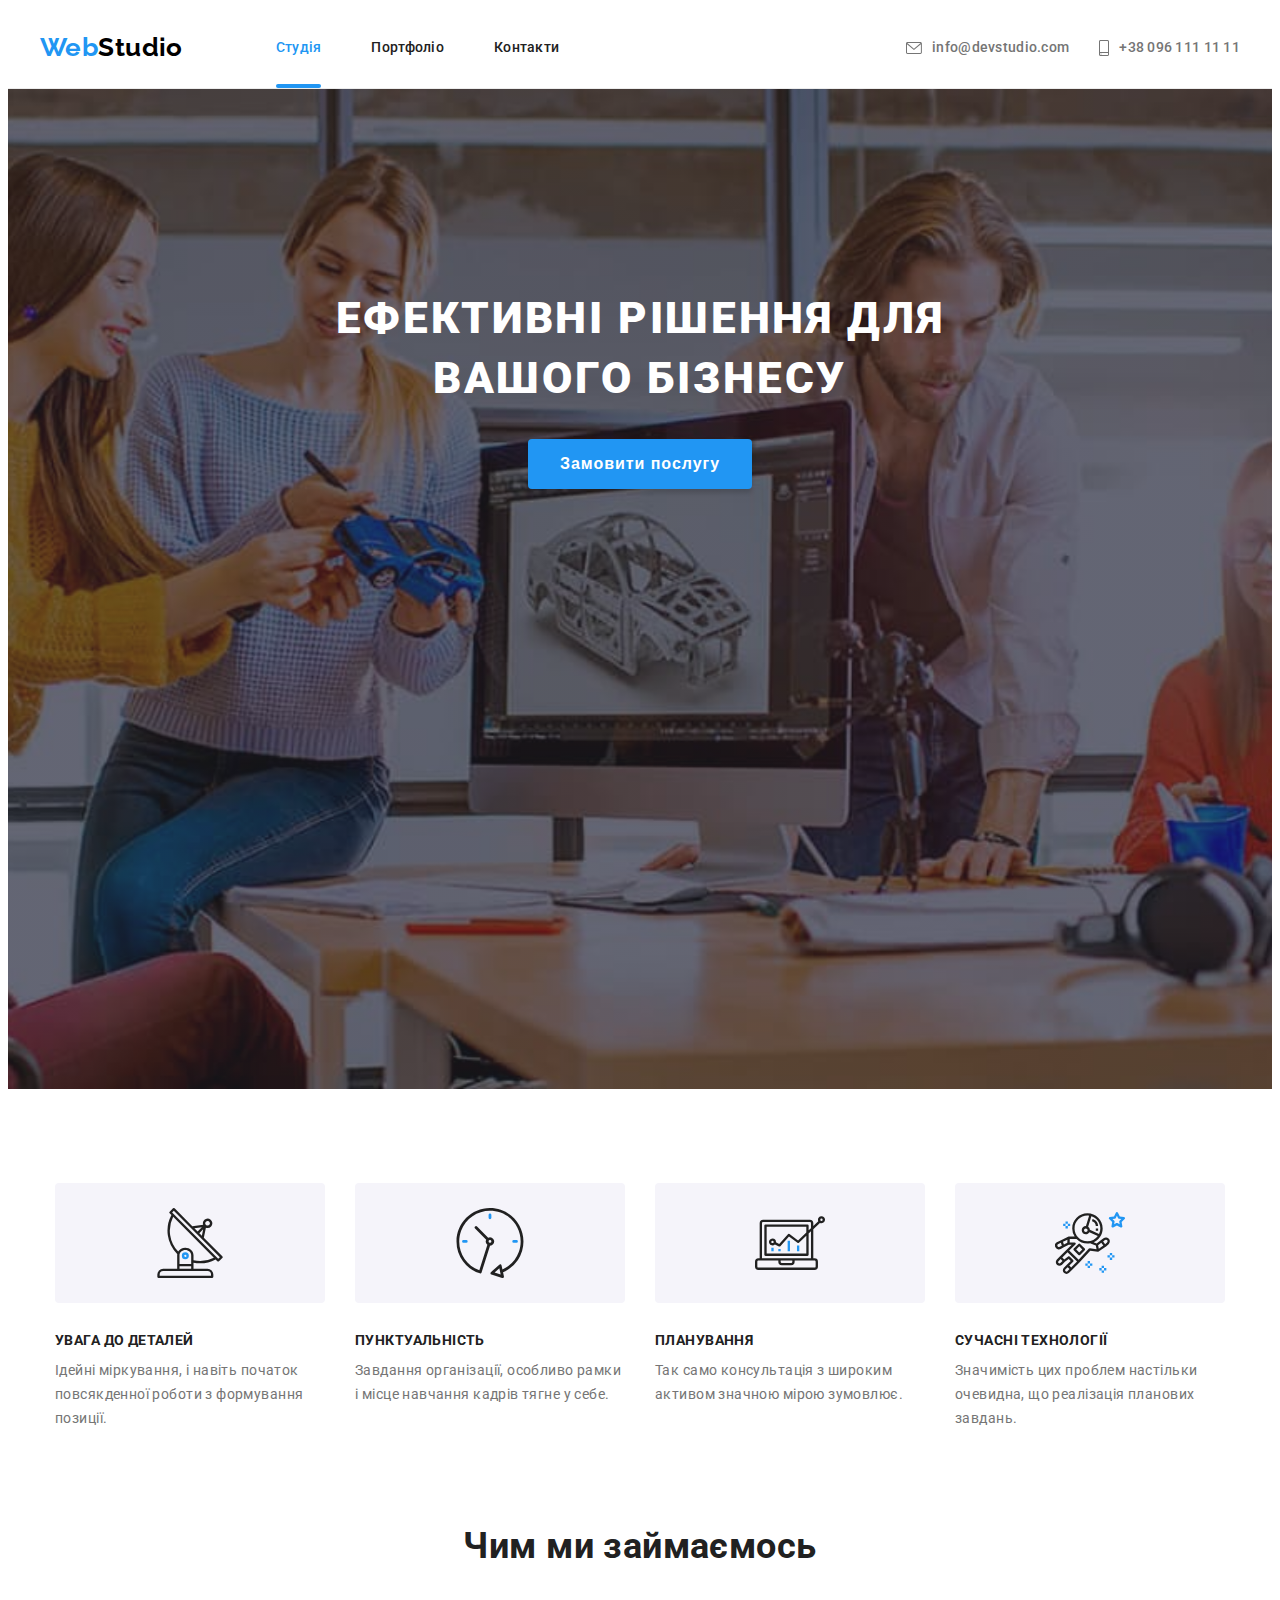
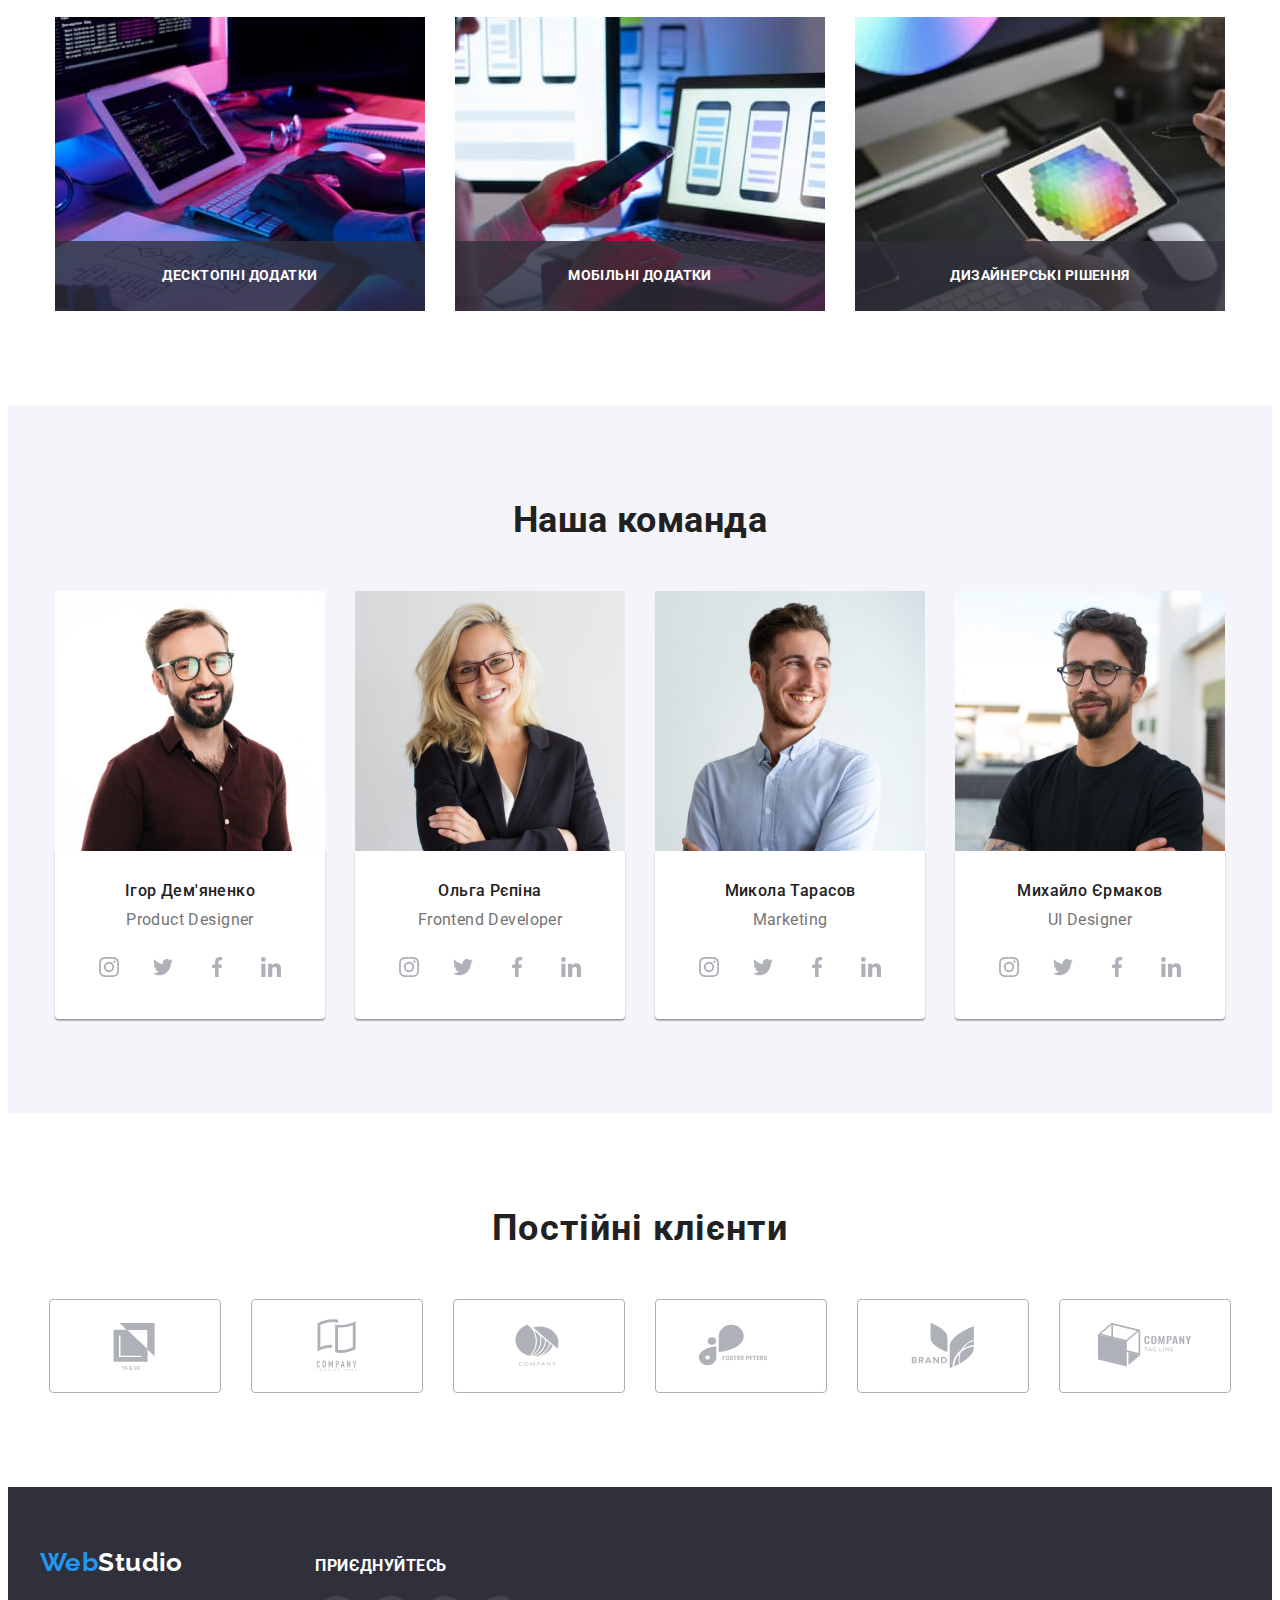
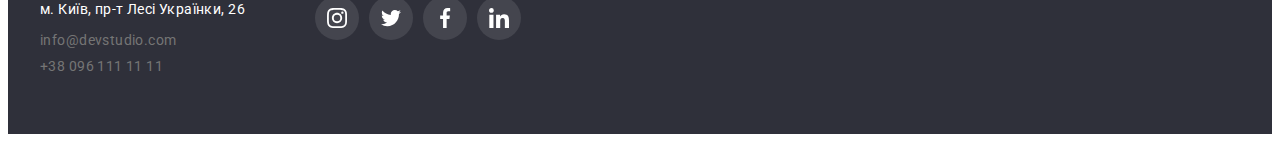
<file: index.html>
<!DOCTYPE html>
<html lang="uk">
  <head>
    <meta charset="UTF-8" />
    <meta http-equiv="X-UA-Compatible" content="IE=edge" />
    <meta name="viewport" content="width=device-width, initial-scale=1.0" />
    <title>студія</title>

    <!-- fonts -->
    <link rel="preconnect" href="https://fonts.googleapis.com" />
    <link rel="preconnect" href="https://fonts.gstatic.com" crossorigin />
    <link
      href="https://fonts.googleapis.com/css2?family=Raleway:wght@700&family=Roboto:wght@400;500;700;900&display=swap"
      rel="stylesheet"
    />

    <!-- normalize -->
    <link
      rel="stylesheet"
      href="https://cdnjs.cloudflare.com/ajax/libs/modern-normalize/1.1.0/modern-normalize.min.css"
      integrity="sha512-wpPYUAdjBVSE4KJnH1VR1HeZfpl1ub8YT/NKx4PuQ5NmX2tKuGu6U/JRp5y+Y8XG2tV+wKQpNHVUX03MfMFn9Q=="
      crossorigin="anonymous"
      referrerpolicy="no-referrer"
    />

    <!-- styles -->
    <link rel="stylesheet" href="./css/style.css" />
  </head>

  <body>
    <!-- Хедер -->
    <header class="header">
      <div class="header-flex container">
        <nav class="site-nav">
          <a href="./index.html" class="logo word"><span class="logo">Web</span>Studio</a>
          <ul class="anchors list">
            <li class="anchors-item"><a href="./index.html" class="link current">Студія</a></li>
            <li class="anchors-item"><a href="./portfolio.html" class="link">Портфоліо</a></li>
            <li class="anchors-item"><a href="./index.html" class="link">Контакти</a></li>
          </ul>
        </nav>
        <ul class="auth-nav">
          <li class="auth-nav-item">
            <a href="mailto:info@devstudio.com" class="link">
              <svg class="auth-icon-mail" width="16" height="12">
                <use href="./images/icons.svg#icon-mail"></use>
              </svg>
              info@devstudio.com</a
            >
          </li>
          <li class="auth-nav-item">
            <a href="tel:+380961111111" class="link">
              <svg class="auth-icon-smartphone" width="10" height="16">
                <use href="./images/icons.svg#icon-smartphone"></use>
              </svg>
              +38 096 111 11 11</a
            >
          </li>
        </ul>
      </div>
    </header>

    <main>
      <!-- Герой -->

      <section class="hero section">
        <div class="container">
          <h1 class="hero-title">Ефективні рішення для вашого бізнесу</h1>
          <button type="button" class="button" data-modal-open>Замовити послугу</button>
        </div>
        <div class="backdrop is-hidden" data-modal>
          <div class="modal is-hidden" data-modal>
            <button type="button" class="btn-close" data-modal-close>
              <svg class="icon-close" width="18" height="18">
                <use href="./images/icons.svg#icon-close"></use>
              </svg>
            </button>
          </div>
        </div>
      </section>

      <!-- Особливості -->

      <section class="features section">
        <h2 class="visually-hidden">Особливості</h2>
        <div class="container">
          <ul class="section-flex">
            <li class="features-item">
              <div class="features-icon-card">
                <svg class="features-icon" width="70" height="70">
                  <use href="./images/icons.svg#icon-antenna"></use>
                </svg>
              </div>
              <h3 class="features-title">УВАГА ДО ДЕТАЛЕЙ</h3>
              <p class="features-list">
                Ідейні міркування, і навіть початок повсякденної роботи з формування позиції.
              </p>
            </li>
            <li class="features-item">
              <div class="features-icon-card">
                <svg class="features-icon" width="70" height="70">
                  <use href="./images/icons.svg#icon-clock"></use>
                </svg>
              </div>
              <h3 class="features-title">ПУНКТУАЛЬНІСТЬ</h3>
              <p class="features-list">
                Завдання організації, особливо рамки і місце навчання кадрів тягне у себе.
              </p>
            </li>
            <li class="features-item">
              <div class="features-icon-card">
                <svg class="features-icon" width="70" height="70">
                  <use href="./images/icons.svg#icon-diagram"></use>
                </svg>
              </div>
              <h3 class="features-title">ПЛАНУВАННЯ</h3>
              <p class="features-list">
                Так само консультація з широким активом значною мірою зумовлює.
              </p>
            </li>
            <li class="features-item">
              <div class="features-icon-card">
                <svg class="features-icon" width="70" height="70">
                  <use href="./images/icons.svg#icon-astronaut"></use>
                </svg>
              </div>
              <h3 class="features-title">СУЧАСНІ ТЕХНОЛОГІЇ</h3>
              <p class="features-list">
                Значимість цих проблем настільки очевидна, що реалізація планових завдань.
              </p>
            </li>
          </ul>
        </div>
      </section>

      <!-- Чим ми займаємось -->

      <section class="work section">
        <div class="container">
          <h2 class="section-title">Чим ми займаємось</h2>
          <ul class="section-flex">
            <li class="work-item">
              <img
                src="./images/box1.jpg"
                alt="комп'ютер, телефон та планшет"
                width="370"
                height="294"
              />
              <div class="work-overlay">
                <p class="work-overlay-text">Десктопні додатки</p>
              </div>
            </li>
            <li class="work-item">
              <img
                src="./images/box2.jpg"
                alt="комп'ютер, телефон та планшет"
                width="370"
                height="294"
              />
              <div class="work-overlay">
                <p class="work-overlay-text">Мобільні додатки</p>
              </div>
            </li>
            <li class="work-item">
              <img
                src="./images/box3.jpg"
                alt="комп'ютер, телефон та планшет"
                width="370"
                height="294"
              />
              <div class="work-overlay">
                <p class="work-overlay-text">Дизайнерські рішення</p>
              </div>
            </li>
          </ul>
        </div>
      </section>

      <!-- Наша команда -->

      <section class="team section">
        <div class="container">
          <h2 class="section-title">Наша команда</h2>
          <ul class="section-flex">
            <li class="team-item">
              <img src="./images/employee1.jpg" alt="молодий чоловік" width="270" height="260" />
              <div class="team-card">
                <h3 class="team-name">Ігор Дем'яненко</h3>
                <p lang="en" class="team-position">Product Designer</p>
                <ul class="socials list">
                  <li>
                    <a
                      class="socials-link link"
                      href="https://www.instagram.com"
                      target="_blank"
                      rel="noopener noreferrer"
                    >
                      <svg class="socials-icon" width="20" height="20">
                        <use href="./images/icons.svg#icon-instagram"></use>
                      </svg>
                    </a>
                  </li>
                  <li>
                    <a
                      class="socials-link link"
                      href="https://twitter.com"
                      target="_blank"
                      rel="noopener noreferrer"
                    >
                      <svg class="socials-icon" width="20" height="20">
                        <use href="./images/icons.svg#icon-twitter"></use>
                      </svg>
                    </a>
                  </li>
                  <li>
                    <a
                      class="socials-link link"
                      href="https://www.facebook.com"
                      target="_blank"
                      rel="noopener noreferrer"
                    >
                      <svg class="socials-icon" width="20" height="20">
                        <use href="./images/icons.svg#icon-facebook"></use>
                      </svg>
                    </a>
                  </li>
                  <li>
                    <a
                      class="socials-link link"
                      href="https://www.linkedin.com"
                      target="_blank"
                      rel="noopener noreferrer"
                    >
                      <svg class="socials-icon" width="20" height="20">
                        <use href="./images/icons.svg#icon-linkedin"></use>
                      </svg>
                    </a>
                  </li>
                </ul>
              </div>
            </li>
            <li class="team-item">
              <img src="./images/employee2.jpg" alt="молода жінка" width="270" height="260" />
              <div class="team-card">
                <h3 class="team-name">Ольга Рєпіна</h3>
                <p lang="en" class="team-position">Frontend Developer</p>
                <ul class="socials list">
                  <li>
                    <a
                      class="socials-link link"
                      href="https://www.instagram.com"
                      target="_blank"
                      rel="noopener noreferrer"
                    >
                      <svg class="socials-icon" width="20" height="20">
                        <use href="./images/icons.svg#icon-instagram"></use>
                      </svg>
                    </a>
                  </li>
                  <li>
                    <a
                      class="socials-link link"
                      href="https://twitter.com"
                      target="_blank"
                      rel="noopener noreferrer"
                    >
                      <svg class="socials-icon" width="20" height="20">
                        <use href="./images/icons.svg#icon-twitter"></use>
                      </svg>
                    </a>
                  </li>
                  <li>
                    <a
                      class="socials-link link"
                      href="https://www.facebook.com"
                      target="_blank"
                      rel="noopener noreferrer"
                    >
                      <svg class="socials-icon" width="20" height="20">
                        <use href="./images/icons.svg#icon-facebook"></use>
                      </svg>
                    </a>
                  </li>
                  <li>
                    <a
                      class="socials-link link"
                      href="https://www.linkedin.com"
                      target="_blank"
                      rel="noopener noreferrer"
                    >
                      <svg class="socials-icon" width="20" height="20">
                        <use href="./images/icons.svg#icon-linkedin"></use>
                      </svg>
                    </a>
                  </li>
                </ul>
              </div>
            </li>
            <li class="team-item">
              <img src="./images/employee3.jpg" alt="молодий чоловік" width="270" height="260" />
              <div class="team-card">
                <h3 class="team-name">Микола Тарасов</h3>
                <p lang="en" class="team-position">Marketing</p>
                <ul class="socials list">
                  <li>
                    <a
                      class="socials-link link"
                      href="https://www.instagram.com"
                      target="_blank"
                      rel="noopener noreferrer"
                    >
                      <svg class="socials-icon" width="20" height="20">
                        <use href="./images/icons.svg#icon-instagram"></use>
                      </svg>
                    </a>
                  </li>
                  <li>
                    <a
                      class="socials-link link"
                      href="https://twitter.com"
                      target="_blank"
                      rel="noopener noreferrer"
                    >
                      <svg class="socials-icon" width="20" height="20">
                        <use href="./images/icons.svg#icon-twitter"></use>
                      </svg>
                    </a>
                  </li>
                  <li>
                    <a
                      class="socials-link link"
                      href="https://www.facebook.com"
                      target="_blank"
                      rel="noopener noreferrer"
                    >
                      <svg class="socials-icon" width="20" height="20">
                        <use href="./images/icons.svg#icon-facebook"></use>
                      </svg>
                    </a>
                  </li>
                  <li>
                    <a
                      class="socials-link link"
                      href="https://www.linkedin.com"
                      target="_blank"
                      rel="noopener noreferrer"
                    >
                      <svg class="socials-icon" width="20" height="20">
                        <use href="./images/icons.svg#icon-linkedin"></use>
                      </svg>
                    </a>
                  </li>
                </ul>
              </div>
            </li>
            <li class="team-item">
              <img src="./images/employee4.jpg" alt="молодий чоловік" width="270" height="260" />
              <div class="team-card">
                <h3 class="team-name">Михайло Єрмаков</h3>
                <p lang="en" class="team-position">UI Designer</p>
                <ul class="socials list">
                  <li>
                    <a
                      class="socials-link link"
                      href="https://www.instagram.com"
                      target="_blank"
                      rel="noopener noreferrer"
                    >
                      <svg class="socials-icon" width="20" height="20">
                        <use href="./images/icons.svg#icon-instagram"></use>
                      </svg>
                    </a>
                  </li>
                  <li>
                    <a
                      class="socials-link link"
                      href="https://twitter.com"
                      target="_blank"
                      rel="noopener noreferrer"
                    >
                      <svg class="socials-icon" width="20" height="20">
                        <use href="./images/icons.svg#icon-twitter"></use>
                      </svg>
                    </a>
                  </li>
                  <li>
                    <a
                      class="socials-link link"
                      href="https://www.facebook.com"
                      target="_blank"
                      rel="noopener noreferrer"
                    >
                      <svg class="socials-icon" width="20" height="20">
                        <use href="./images/icons.svg#icon-facebook"></use>
                      </svg>
                    </a>
                  </li>
                  <li>
                    <a
                      class="socials-link link"
                      href="https://www.linkedin.com"
                      target="_blank"
                      rel="noopener noreferrer"
                    >
                      <svg class="socials-icon" width="20" height="20">
                        <use href="./images/icons.svg#icon-linkedin"></use>
                      </svg>
                    </a>
                  </li>
                </ul>
              </div>
            </li>
          </ul>
        </div>
      </section>

      <!-- Постійні клієнти -->
      <section class="customers section">
        <div class="container">
          <h2 class="customers-title">Постійні клієнти</h2>
          <ul class="customers-list section-flex">
            <li class="customers-item">
              <a class="customers-link link" href="./">
                <svg class="customers-icon" width="160" height="60">
                  <use href="./images/icons.svg#icon-logo-one"></use>
                </svg>
              </a>
            </li>
            <li class="customers-item">
              <a class="customers-link link" href="./index.html">
                <svg class="customers-icon" width="106" height="60">
                  <use href="./images/icons.svg#icon-logo-two"></use></svg
              ></a>
            </li>
            <li class="customers-item">
              <a class="customers-link link" href="./index.html">
                <svg class="customers-icon" width="106" height="60">
                  <use href="./images/icons.svg#icon-logo-three"></use></svg
              ></a>
            </li>
            <li class="customers-item">
              <a class="customers-link link" href="./index.html">
                <svg class="customers-icon" width="106" height="60">
                  <use href="./images/icons.svg#icon-logo-four"></use></svg
              ></a>
            </li>
            <li class="customers-item">
              <a class="customers-link link" href="./index.html">
                <svg class="customers-icon" width="106" height="60">
                  <use href="./images/icons.svg#icon-logo-five"></use></svg
              ></a>
            </li>
            <li class="customers-item">
              <a class="customers-link link" href="./index.html">
                <svg class="customers-icon" width="106" height="60">
                  <use href="./images/icons.svg#icon-logo-six"></use></svg
              ></a>
            </li>
          </ul>
        </div>
      </section>
    </main>

    <!-- Футер -->

    <footer class="footer-nav">
      <div class="container">
        <div class="footer-container">
          <a href="./index.html" class="footer-logo"><span class="logo">Web</span>Studio</a>

          <address>
            <ul class="address-list">
              <li class="footer-item">
                <a
                  href="https://goo.gl/maps/VjB6tUv4UDabMcXd7"
                  target="_blank"
                  rel="nooppener nofollow noreffener"
                  class="address-list link"
                  >м. Київ, пр-т Лесі Українки, 26</a
                >
              </li>
              <li class="footer-item">
                <a href="mailto:info@devstudio.com" class="link">info@devstudio.com</a>
              </li>
              <li class="footer-item">
                <a href="tel:+380961111111" class="link">+38 096 111 11 11</a>
              </li>
            </ul>
          </address>
        </div>
        <div class="footer-socials-container">
          <h3 class="footer-socials-title">Приєднуйтесь</h3>
          <ul class="socials-footer list">
            <li class="socials-footer-item">
              <a
                class="socials-link link"
                href="https://www.instagram.com"
                target="_blank"
                rel="noopener noreferrer"
              >
                <svg class="socials-icon" width="20" height="20">
                  <use href="./images/icons.svg#icon-instagram"></use>
                </svg>
              </a>
            </li>
            <li class="socials-footer-item">
              <a
                class="socials-link link"
                href="https://twitter.com"
                target="_blank"
                rel="noopener noreferrer"
              >
                <svg class="socials-icon" width="20" height="20">
                  <use href="./images/icons.svg#icon-twitter"></use>
                </svg>
              </a>
            </li>
            <li class="socials-footer-item">
              <a
                class="socials-link link"
                href="https://www.facebook.com"
                target="_blank"
                rel="noopener noreferrer"
              >
                <svg class="socials-icon" width="20" height="20">
                  <use href="./images/icons.svg#icon-facebook"></use>
                </svg>
              </a>
            </li>
            <li class="socials-footer-item">
              <a
                class="socials-link link"
                href="https://www.linkedin.com"
                target="_blank"
                rel="noopener noreferrer"
              >
                <svg class="socials-icon" width="20" height="20">
                  <use href="./images/icons.svg#icon-linkedin"></use>
                </svg>
              </a>
            </li>
          </ul>
        </div>
      </div>
    </footer>

    <script src="./js/modal.js"></script>
  </body>
</html>
</file>
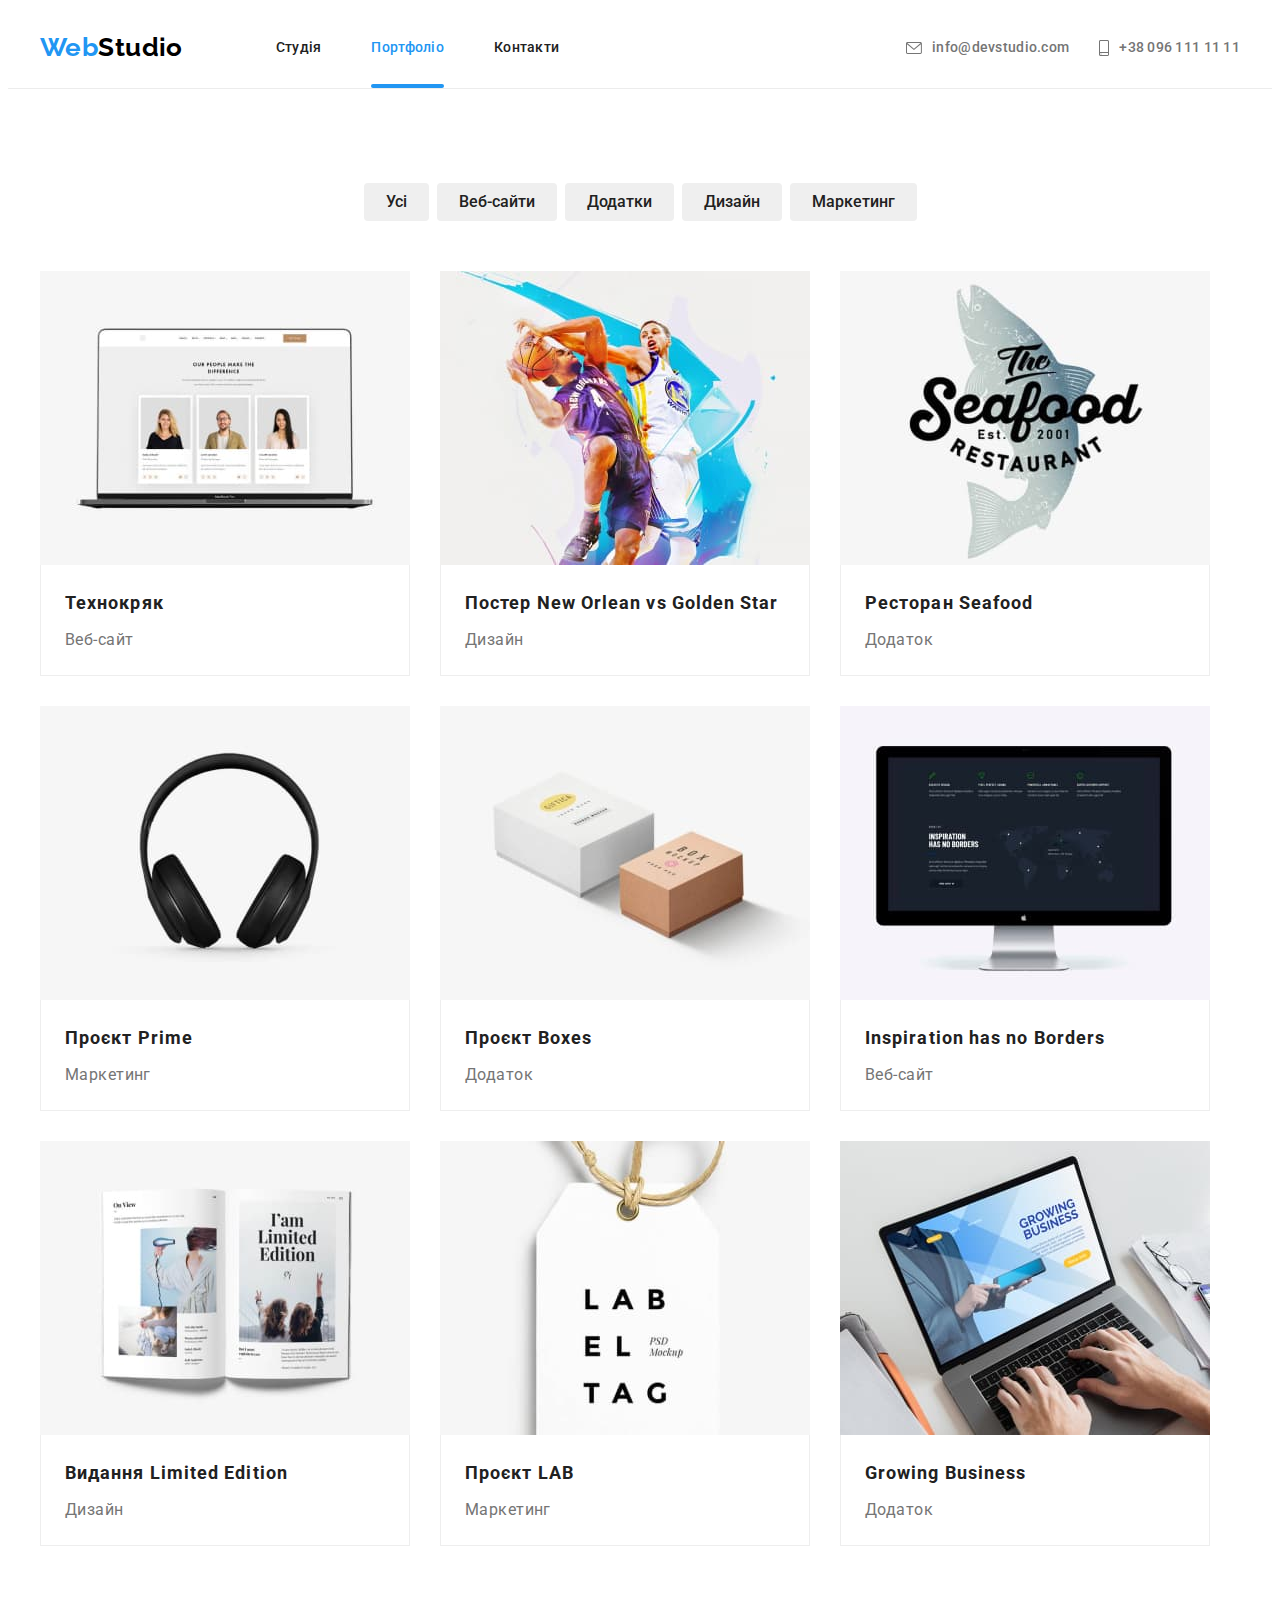
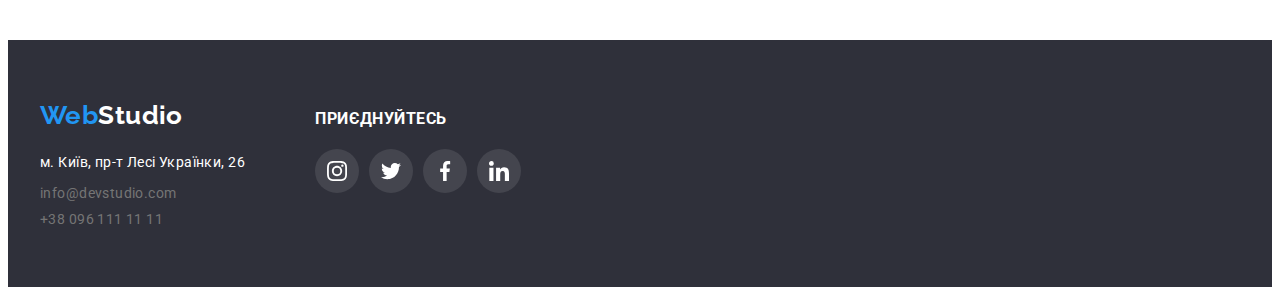
<file: portfolio.html>
<!DOCTYPE html>
<html lang="uk">
  <head>
    <meta charset="UTF-8" />
    <meta http-equiv="X-UA-Compatible" content="IE=edge" />
    <meta name="viewport" content="width=device-width, initial-scale=1.0" />
    <title>портфоліо</title>

    <!-- fonts -->
    <link rel="preconnect" href="https://fonts.googleapis.com" />
    <link rel="preconnect" href="https://fonts.gstatic.com" crossorigin />
    <link
      href="https://fonts.googleapis.com/css2?family=Raleway:wght@700&family=Roboto:wght@400;500;700;900&display=swap"
      rel="stylesheet"
    />

    <!-- normalize -->
    <link
      rel="stylesheet"
      href="https://cdnjs.cloudflare.com/ajax/libs/modern-normalize/1.1.0/modern-normalize.min.css"
      integrity="sha512-wpPYUAdjBVSE4KJnH1VR1HeZfpl1ub8YT/NKx4PuQ5NmX2tKuGu6U/JRp5y+Y8XG2tV+wKQpNHVUX03MfMFn9Q=="
      crossorigin="anonymous"
      referrerpolicy="no-referrer"
    />

    <!-- styles -->
    <link rel="stylesheet" href="./css/style.css" />
  </head>

  <body>
    <!-- Хедер -->
    <header class="header">
      <div class="header-flex container">
        <nav class="site-nav">
          <a href="./index.html" class="logo word"><span class="logo">Web</span>Studio</a>
          <ul class="anchors list">
            <li class="anchors-item"><a href="./index.html" class="link">Студія</a></li>
            <li class="anchors-item">
              <a href="./portfolio.html" class="link current">Портфоліо</a>
            </li>
            <li class="anchors-item"><a href="./index.html" class="link">Контакти</a></li>
          </ul>
        </nav>
        <ul class="auth-nav">
          <li class="auth-nav-item">
            <a href="mailto:info@devstudio.com" class="link">
              <svg class="auth-icon-mail" width="16" height="12">
                <use href="./images/icons.svg#icon-mail"></use>
              </svg>
              info@devstudio.com</a
            >
          </li>
          <li class="auth-nav-item">
            <a href="tel:+380961111111" class="link">
              <svg class="auth-icon-smartphone" width="10" height="16">
                <use href="./images/icons.svg#icon-smartphone"></use>
              </svg>
              +38 096 111 11 11</a
            >
          </li>
        </ul>
      </div>
    </header>

    <main>
      <section class="section">
        <div class="container">
          <h1 class="visually-hidden">Портфоліо робіт</h1>
          <ul class="site-nav-btn section-flex">
            <li class="portfolio-item"><button type="button" class="btn">Усі</button></li>
            <li class="portfolio-item"><button type="button" class="btn">Веб-сайти</button></li>
            <li class="portfolio-item"><button type="button" class="btn">Додатки</button></li>
            <li class="portfolio-item"><button type="button" class="btn">Дизайн</button></li>
            <li class="portfolio-item"><button type="button" class="btn">Маркетинг</button></li>
          </ul>
          <ul class="portfolio">
            <li class="portfolio-card">
              <a class="portfolio-link link" href="./portfolio.html">
                <div class="portfolio-thumb">
                  <img
                    src="./images/portfolio1.jpg"
                    alt="монітор ноутбука"
                    width="370"
                    height="294"
                  />
                  <div class="overlay">
                    <p class="overlay-text">
                      Ресурс пропонує комплексні пропозиції з різним рівнем функціоналу та сервісів.
                      Все це дозволить відвідувачу отримати вичерпні відомості про компанію чи
                      приватну особу.
                    </p>
                  </div>
                </div>
                <div class="card-description">
                  <h2 class="portfolio-title">Технокряк</h2>
                  <p class="portfolio-name">Веб-сайт</p>
                </div>
              </a>
            </li>
            <li class="portfolio-card">
              <a class="portfolio-link link" href="./portfolio.html">
                <div class="portfolio-thumb">
                  <img
                    src="./images/portfolio2.jpg"
                    alt="постер з баскетболітсами"
                    width="370"
                    height="294"
                  />
                  <div class="overlay">
                    <p class="overlay-text">
                      Ресурс пропонує комплексні пропозиції з різним рівнем функціоналу та сервісів.
                      Все це дозволить відвідувачу отримати вичерпні відомості про компанію чи
                      приватну особу.
                    </p>
                  </div>
                </div>
                <div class="card-description">
                  <h2 class="portfolio-title">
                    Постер <span lang="en">New Orlean vs Golden Star</span>
                  </h2>
                  <p class="portfolio-name">Дизайн</p>
                </div>
              </a>
            </li>
            <li class="portfolio-card">
              <a class="portfolio-link link" href="./portfolio.html">
                <div class="portfolio-thumb">
                  <img
                    src="./images/portfolio3.jpg"
                    alt="логотип ресторану"
                    width="370"
                    height="294"
                  />
                  <div class="overlay">
                    <p class="overlay-text">
                      Ресурс пропонує комплексні пропозиції з різним рівнем функціоналу та сервісів.
                      Все це дозволить відвідувачу отримати вичерпні відомості про компанію чи
                      приватну особу.
                    </p>
                  </div>
                </div>
                <div class="card-description">
                  <h2 class="portfolio-title">Ресторан <span lang="en">Seafood</span></h2>
                  <p class="portfolio-name">Додаток</p>
                </div>
              </a>
            </li>
            <li class="portfolio-card">
              <a class="portfolio-link link" href="./portfolio.html">
                <div class="portfolio-thumb">
                  <img src="./images/portfolio4.jpg" alt="навушники" width="370" height="294" />
                  <div class="overlay">
                    <p class="overlay-text">
                      Ресурс пропонує комплексні пропозиції з різним рівнем функціоналу та сервісів.
                      Все це дозволить відвідувачу отримати вичерпні відомості про компанію чи
                      приватну особу.
                    </p>
                  </div>
                </div>
                <div class="card-description">
                  <h2 class="portfolio-title">Проєкт <span lang="en">Prime</span></h2>
                  <p class="portfolio-name">Маркетинг</p>
                </div>
              </a>
            </li>
            <li class="portfolio-card">
              <a class="portfolio-link link" href="./portfolio.html">
                <div class="portfolio-thumb">
                  <img
                    src="./images/portfolio5.jpg"
                    alt="дві маленькі коробки"
                    width="370"
                    height="294"
                  />
                  <div class="overlay">
                    <p class="overlay-text">
                      Ресурс пропонує комплексні пропозиції з різним рівнем функціоналу та сервісів.
                      Все це дозволить відвідувачу отримати вичерпні відомості про компанію чи
                      приватну особу.
                    </p>
                  </div>
                </div>
                <div class="card-description">
                  <h2 class="portfolio-title">Проєкт <span lang="en">Boxes</span></h2>
                  <p class="portfolio-name">Додаток</p>
                </div>
              </a>
            </li>
            <li class="portfolio-card">
              <a class="portfolio-link link" href="./portfolio.html">
                <div class="portfolio-thumb">
                  <img
                    src="./images/portfolio6.jpg"
                    alt="монітор комп'ютера"
                    width="370"
                    height="294"
                  />
                  <div class="overlay">
                    <p class="overlay-text">
                      Ресурс пропонує комплексні пропозиції з різним рівнем функціоналу та сервісів.
                      Все це дозволить відвідувачу отримати вичерпні відомості про компанію чи
                      приватну особу.
                    </p>
                  </div>
                </div>
                <div class="card-description">
                  <h2 lang="en" class="portfolio-title">Inspiration has no Borders</h2>
                  <p class="portfolio-name">Веб-сайт</p>
                </div>
              </a>
            </li>

            <li class="portfolio-card">
              <a class="portfolio-link link" href="./portfolio.html">
                <div class="portfolio-thumb">
                  <img
                    src="./images/portfolio7.jpg"
                    alt="відкрита книга"
                    width="370"
                    height="294"
                  />
                  <div class="overlay">
                    <p class="overlay-text">
                      Ресурс пропонує комплексні пропозиції з різним рівнем функціоналу та сервісів.
                      Все це дозволить відвідувачу отримати вичерпні відомості про компанію чи
                      приватну особу.
                    </p>
                  </div>
                </div>
                <div class="card-description">
                  <h2 class="portfolio-title">Видання <span lang="en">Limited Edition</span></h2>
                  <p class="portfolio-name">Дизайн</p>
                </div>
              </a>
            </li>
            <li class="portfolio-card">
              <a class="portfolio-link link" href="./portfolio.html">
                <div class="portfolio-thumb">
                  <img
                    src="./images/portfolio8.jpg"
                    alt="логотип проекту"
                    width="370"
                    height="294"
                  />
                  <div class="overlay">
                    <p class="overlay-text">
                      Ресурс пропонує комплексні пропозиції з різним рівнем функціоналу та сервісів.
                      Все це дозволить відвідувачу отримати вичерпні відомості про компанію чи
                      приватну особу.
                    </p>
                  </div>
                </div>
                <div class="card-description">
                  <h2 class="portfolio-title">Проєкт <span lang="en">LAB</span></h2>
                  <p class="portfolio-name">Маркетинг</p>
                </div>
              </a>
            </li>
            <li class="portfolio-card">
              <a class="portfolio-link link" href="./portfolio.html">
                <div class="portfolio-thumb">
                  <img
                    src="./images/portfolio9.jpg"
                    alt="відкритий ноутбук"
                    width="370"
                    height="294"
                  />
                  <div class="overlay">
                    <p class="overlay-text">
                      Ресурс пропонує комплексні пропозиції з різним рівнем функціоналу та сервісів.
                      Все це дозволить відвідувачу отримати вичерпні відомості про компанію чи
                      приватну особу.
                    </p>
                  </div>
                </div>
                <div class="card-description">
                  <h2 lang="en" class="portfolio-title">Growing Business</h2>
                  <p class="portfolio-name">Додаток</p>
                </div>
              </a>
            </li>
          </ul>
        </div>
      </section>
    </main>

    <!-- Футер -->
    <footer class="footer-nav">
      <div class="container">
        <div class="footer-container">
          <a href="./index.html" class="footer-logo"><span class="logo">Web</span>Studio</a>

          <address>
            <ul class="address-list">
              <li class="footer-item">
                <a
                  href="https://goo.gl/maps/VjB6tUv4UDabMcXd7"
                  target="_blank"
                  rel="nooppener nofollow noreffener"
                  class="address-list link"
                  >м. Київ, пр-т Лесі Українки, 26</a
                >
              </li>
              <li class="footer-item">
                <a href="mailto:info@devstudio.com" class="link">info@devstudio.com</a>
              </li>
              <li class="footer-item">
                <a href="tel:+380961111111" class="link">+38 096 111 11 11</a>
              </li>
            </ul>
          </address>
        </div>
        <div class="footer-socials-container">
          <h3 class="footer-socials-title">Приєднуйтесь</h3>
          <ul class="socials-footer list">
            <li>
              <a
                class="socials-link link"
                href="https://www.instagram.com"
                target="_blank"
                rel="noopener noreferrer"
              >
                <svg class="socials-icon" width="20" height="20">
                  <use href="./images/icons.svg#icon-instagram"></use>
                </svg>
              </a>
            </li>
            <li>
              <a
                class="socials-link link"
                href="https://twitter.com"
                target="_blank"
                rel="noopener noreferrer"
              >
                <svg class="socials-icon" width="20" height="20">
                  <use href="./images/icons.svg#icon-twitter"></use>
                </svg>
              </a>
            </li>
            <li>
              <a
                class="socials-link link"
                href="https://www.facebook.com"
                target="_blank"
                rel="noopener noreferrer"
              >
                <svg class="socials-icon" width="20" height="20">
                  <use href="./images/icons.svg#icon-facebook"></use>
                </svg>
              </a>
            </li>
            <li>
              <a
                class="socials-link link"
                href="https://www.linkedin.com"
                target="_blank"
                rel="noopener noreferrer"
              >
                <svg class="socials-icon" width="20" height="20">
                  <use href="./images/icons.svg#icon-linkedin"></use>
                </svg>
              </a>
            </li>
          </ul>
        </div>
      </div>
    </footer>
  </body>
</html>
</file>
<file: css/style.css>
/* колір фону шапки #FFFFFF */
/* колір фону героя та футера #2F303A */
/* колір фону секцій особливості та робіт #F5F5F5 */
/* колір фону секціі з командою #F5F4FA */
/* колір тексту основний #757575 */
/* колір тексту другорядний #212121 */
/* колір акценту #2196F3 */

:root {
  --main-white-color: #ffffff;
  --second-section-color: #2f303a;
  --third-section-color: #f5f5f5;
  --team-section-color: #f5f4fa;
  --main-text-color: #757575;
  --secondary-text-color: #212121;
  --accent-color: #2196f3;
  --logo-header-color: #000000;
  --address-footer-color: rgba(255, 255, 255, 0.6);
  --geolocation-color: #ffffff;
  --customers-color: #afb1b8;
}

/* Розмітка сторінки index.html */

/* значення властивостей для боді */

body {
  font-family: 'Roboto', sans-serif;
  font-size: 14px;
  letter-spacing: 0.03em;

  background-color: var(--main-white-color);
  color: var(--main-text-color);
}

/* скидання стилів браузера  та стилі-утиліти */
h1,
h2,
h3,
h4,
h5,
h6,
p {
  margin: 0;
}

img {
  display: block;
  max-width: 100%;
  height: auto;
}

ul {
  list-style: none;
  margin: 0;
  padding-left: 0;
}

.section {
  padding-top: 94px;
  padding-bottom: 94px;
}

.section-flex {
  display: flex;
  justify-content: center;
}

.link {
  text-decoration: none;
  color: inherit;
}

/* Контейнер */

.container {
  max-width: 1200px;
  padding-left: 15px;
  padding-right: 15px;
  margin: 0 auto;
}

.visually-hidden {
  position: absolute;
  width: 1px;
  height: 1px;
  margin: -1px;
  border: 0;
  padding: 0;

  white-space: nowrap;
  clip-path: inset(100%);
  clip: rect(0 0 0 0);
  overflow: hidden;
}

/* Хедер */

.header {
  border-bottom: 1px solid #ececec;
}

.header-flex {
  display: flex;
  margin: 0 auto;
  align-items: center;
}

.logo.word {
  margin-right: 93px;

  font-family: 'Raleway';
  font-style: normal;
  font-weight: 700;
  font-size: 26px;
  line-height: 1.2;
  text-decoration: none;

  color: var(--logo-header-color);
}

.logo {
  color: var(--accent-color);
}

.site-nav {
  display: flex;

  margin-right: auto;

  align-items: center;
}

.anchors {
  display: flex;
  gap: 50px;
}

.anchors .link {
  position: relative;

  display: block;
  padding-top: 32px;
  padding-bottom: 32px;

  font-weight: 500;
  line-height: 1.14;
  letter-spacing: 0.02em;

  color: var(--secondary-text-color);

  transition: color 250ms cubic-bezier(0.4, 0, 0.2, 1);
}

.anchors .link:hover,
.anchors .link:focus {
  color: var(--accent-color);
}

.anchors.list .link.current {
  color: var(--accent-color);
}

.auth-nav {
  display: flex;
  align-items: center;
}

.auth-nav-item:not(:last-child) {
  margin-right: 30px;
}

.auth-nav .link {
  display: flex;
  align-items: center;
  padding-top: 32px;
  padding-bottom: 32px;
  gap: 10px;

  font-weight: 500;
  line-height: 1.14;
  letter-spacing: 0.02em;

  color: var(--main-text-color);

  transition: color 250ms cubic-bezier(0.4, 0, 0.2, 1);
}

.auth-nav .link:hover,
.auth-nav .link:focus {
  color: var(--accent-color);
}

.auth-icon-mail,
.auth-icon-smartphone {
  fill: currentColor;
}

.anchors .link.current::after {
  content: '';
  position: absolute;
  left: 0;
  bottom: 0;

  width: 100%;
  height: 4px;

  background-color: var(--accent-color);
  border-radius: 2px;
}

/* Герой */

.hero.section {
  padding: 200px 0;
  min-height: 600px;
  max-width: 1600px;
  margin: 0 auto;
  text-align: center;

  background-image: linear-gradient(to right, rgba(47, 48, 58, 0.4), rgba(47, 48, 58, 0.4)),
    url('../images/Hero-background.jpg');
  background-color: #c4c4c4;
  background-size: cover;
  background-position: center;
  background-repeat: no-repeat;
}

.hero-title {
  width: 696px;
  margin-left: auto;
  margin-right: auto;
  margin-bottom: 30px;

  font-weight: 900;
  font-size: 44px;
  line-height: 1.36;
  letter-spacing: 0.06em;
  text-transform: uppercase;

  color: var(--main-white-color);
}

.hero .button {
  min-width: 216px;
  padding: 10px 32px;

  font-weight: 700;
  font-size: 16px;
  line-height: 1.88;
  align-items: center;
  letter-spacing: 0.06em;
  cursor: pointer;

  color: var(--main-white-color);
  background-color: var(--accent-color);
  box-shadow: 0px 4px 4px rgba(0, 0, 0, 0.15);
  border: 0;
  border-radius: 4px;

  /* transition: color 250ms cubic-bezier(0.4, 0, 0.2, 1),
    background-color 250ms cubic-bezier(0.4, 0, 0.2, 1),
    box-shadow 250ms cubic-bezier(0.4, 0, 0.2, 1); */
}

/* .hero .button:hover,
.hero .button:focus {
  color: var(--accent-color);
  background-color: #ffffff;
  
} */

/* Особливості */

.features.section {
  padding-bottom: 0;
}

.features-title {
  font-size: 14px;
  line-height: 1.14;
  text-transform: uppercase;

  color: var(--secondary-text-color);

  margin-bottom: 10px;
}

.features-list {
  line-height: 1.71;
}

.features-item {
  max-width: 270px;
}

.features-item:not(:last-child) {
  margin-right: 30px;
}

.features-icon-card {
  display: flex;
  justify-content: center;
  align-items: center;

  height: 120px;
  margin-bottom: 30px;

  background-color: var(--team-section-color);
  border-radius: 4px;
}

/* Чим ми займаємось */
.work-item {
  position: relative;
}

.work-item:not(:last-child) {
  margin-right: 30px;
}

.section-title {
  font-size: 36px;
  line-height: 1.17;
  text-align: center;

  color: var(--secondary-text-color);

  margin-bottom: 50px;
}

.work-overlay {
  position: absolute;
  bottom: 0;
  width: 100%;
  padding: 27px 0;

  background-color: rgba(47, 48, 58, 0.8);
}

.work-overlay-text {
  font-weight: 700;
  line-height: 1.14;
  text-align: center;
  text-transform: uppercase;

  color: var(--main-white-color);
}

/* Наша команда */

.team {
  background-color: var(--team-section-color);
}

.team-card {
  padding: 30px;

  text-align: center;

  background: var(--main-white-color);

  box-shadow: 0px 1px 3px rgba(0, 0, 0, 0.12), 0px 1px 1px rgba(0, 0, 0, 0.14),
    0px 2px 1px rgba(0, 0, 0, 0.2);
  border-radius: 0px 0px 4px 4px;
}

.team-item:not(:last-child) {
  margin-right: 30px;
}

.team-name {
  margin-bottom: 10px;

  font-weight: 500;
  font-size: 16px;
  line-height: 1.19;

  color: var(--secondary-text-color);
}

.team-position {
  font-size: 16px;
  line-height: 1.19;
  margin-bottom: 16px;
}

/* Соцмережі */

.socials {
  display: flex;
  justify-content: center;
  align-items: center;
  gap: 10px;
}

.socials-link {
  display: flex;
  justify-content: center;
  align-items: center;
  width: 44px;
  height: 44px;
  border-radius: 50%;
  color: var(--customers-color);
  background-color: transparent;

  transition: color 250ms cubic-bezier(0.4, 0, 0.2, 1),
    background-color 250ms cubic-bezier(0.4, 0, 0.2, 1);
}

.socials-link:hover,
.socials-link:focus {
  color: var(--main-white-color);
  background-color: var(--accent-color);
}

.socials-icon {
  fill: currentColor;
}

/* Постійні клієнти */

.customers-title {
  margin-bottom: 50px;

  font-size: 36px;
  line-height: 1.17;
  text-align: center;
  letter-spacing: 0.03em;

  color: var(--secondary-text-color);
}

.customers-list {
  gap: 30px;
}

.customers-link {
  display: inline-flex;
  justify-content: center;
  align-items: center;

  min-width: 170px;
  height: 92px;

  color: var(--customers-color);
  border: 1px solid var(--customers-color);
  border-radius: 4px;

  transition: color 250ms cubic-bezier(0.4, 0, 0.2, 1), border 250ms cubic-bezier(0.4, 0, 0.2, 1);
}

.customers-link:hover,
.customers-link:focus {
  color: var(--accent-color);
  border-color: var(--accent-color);
}

.customers-icon {
  fill: currentColor;
}

/* Футер */

address {
  font-style: normal;
}

.footer-nav {
  padding-top: 60px;
  padding-bottom: 60px;

  background-color: var(--second-section-color);
}

.footer-logo {
  display: inline-block;
  margin-bottom: 20px;

  font-family: 'Raleway';
  font-style: normal;
  font-weight: 700;
  font-size: 26px;
  line-height: 1.2;
  text-decoration: none;

  color: var(--main-white-color);
}

.footer-item:not(:last-child) {
  margin-bottom: 10px;
}

.address-list.link {
  line-height: 1.71;

  color: var(--geolocation-color);

  transition: color 250ms cubic-bezier(0.4, 0, 0.2, 1);
}

.address-list .link:hover,
.address-list .link:focus {
  color: var(--accent-color);
}

.address-list .link {
  transition: color 250ms cubic-bezier(0.4, 0, 0.2, 1);
}

.address-list .link:hover,
.address-list .link:focus {
  color: var(--accent-color);
}

.footer-nav > .container {
  display: flex;
  align-items: baseline;
}

.footer-container {
  margin-right: 70px;
}

.footer-socials-title {
  margin-bottom: 20px;
  line-height: 1.14;
  letter-spacing: 0.03em;
  text-transform: uppercase;

  color: var(--main-white-color);
}

.socials-footer {
  display: flex;
  align-items: baseline;
  gap: 10px;
}

.socials-footer-item {
  width: 44px;
  height: 44px;
  border-radius: 50%;
}

.socials-footer .socials-link {
  color: var(--main-white-color);
  background-color: rgba(255, 255, 255, 0.1);

  transition: background-color 250ms cubic-bezier(0.4, 0, 0.2, 1);
}

.socials-footer .socials-link:hover,
.socials-footer .socials-link:focus {
  background-color: var(--accent-color);
}

/* стилі для портфоліо */

.site-nav-btn.section-flex {
  margin-bottom: 50px;

  justify-content: center;
}

.site-nav-btn .portfolio-item:not(:last-child) {
  margin-right: 8px;
}

.site-nav-btn .btn {
  padding: 6px 22px;
  font-family: inherit;
  font-weight: 500;
  font-size: 16px;
  line-height: 1.62;
  text-align: center;
  cursor: pointer;

  color: var(--secondary-text-color);

  border: 0;
  border-radius: 4px;

  transition: color 250ms cubic-bezier(0.4, 0, 0.2, 1),
    background-color 250ms cubic-bezier(0.4, 0, 0.2, 1),
    box-shadow 250ms cubic-bezier(0.4, 0, 0.2, 1);
}

.site-nav-btn .btn:hover,
.site-nav-btn .btn:focus {
  background-color: var(--accent-color);
  color: var(--main-white-color);
  box-shadow: 0px 3px 1px rgba(0, 0, 0, 0.1), 0px 1px 2px rgba(0, 0, 0, 0.08),
    0px 2px 2px rgba(0, 0, 0, 0.12);
}

.portfolio {
  display: flex;
  flex-wrap: wrap;
  gap: 30px;
}

.portfolio-card {
  width: 370px;
}

.card-description {
  --card-color: #eeeeee;
  padding: 20px 24px;

  background: var(--main-white-color);
  border: 1px solid var(--card-color);
  border-top: 0;
}

.portfolio.section {
  padding-top: 0;
}
.portfolio .portfolio-title {
  margin-bottom: 4px;

  font-size: 18px;
  line-height: 2;
  letter-spacing: 0.06em;

  color: var(--secondary-text-color);
}

.portfolio .portfolio-name {
  font-size: 16px;
  line-height: 1.88;
}

.portfolio-link {
  transition: box-shadow 250ms cubic-bezier(0.4, 0, 0.2, 1);
}

.portfolio-link:hover,
.portfolio-link:focus {
  display: block;

  box-shadow: 0px 1px 1px rgba(0, 0, 0, 0.12), 0px 4px 4px rgba(0, 0, 0, 0.06),
    1px 4px 6px rgba(0, 0, 0, 0.16);
}

.portfolio-thumb {
  position: relative;
  overflow: hidden;
}

.overlay {
  position: absolute;
  top: 0;
  left: 0;
  width: 100%;
  height: 100%;

  display: flex;
  align-items: center;
  padding: 63px 24px;

  transform: translateY(100%);

  transition: transform 250ms cubic-bezier(0.4, 0, 0.2, 1);

  background-color: rgba(33, 150, 243, 0.9);
}

.overlay-text {
  font-size: 18px;
  line-height: 1.56;

  color: var(--main-white-color);
}

.portfolio-link:hover .overlay,
.portfolio-link:focus .overlay {
  transform: translateY(0);
}

/* модальне вікно  */

.backdrop {
  position: fixed;
  top: 0;
  left: 0;
  width: 100%;
  height: 100%;
  background-color: rgba(0, 0, 0, 0.2);
  visibility: visible;
  opacity: 1;
  transition: opacity 250ms cubic-bezier(0.4, 0, 0.2, 1),
    visibility 250ms cubic-bezier(0.4, 0, 0.2, 1);
}

.backdrop.is-hidden {
  visibility: hidden;
  opacity: 0;
  pointer-events: none;
}

.modal {
  position: absolute;
  top: 50%;
  left: 50%;

  transform: translate(-50%, -50%) scale(1);
  opacity: 1;

  min-width: 528px;
  min-height: 581px;

  background-color: #ffffff;

  transition: opacity 250ms cubic-bezier(0.4, 0, 0.2, 1),
    transform 250ms cubic-bezier(0.4, 0, 0.2, 1);
}

.backdrop.is-hidden .modal {
  transform: translate(-50%, -50%) scale(1.2);
  opacity: 0;
}

.btn-close {
  position: absolute;
  top: 8px;
  right: 8px;
  width: 30px;
  height: 30px;
  display: flex;
  align-items: center;
  justify-content: center;
  border: 1px solid rgba(0, 0, 0, 0.1);
  border-radius: 50%;
  background-color: #ffffff;
  cursor: pointer;
}

.icon-close {
  fill: #000000;
}
</file>
